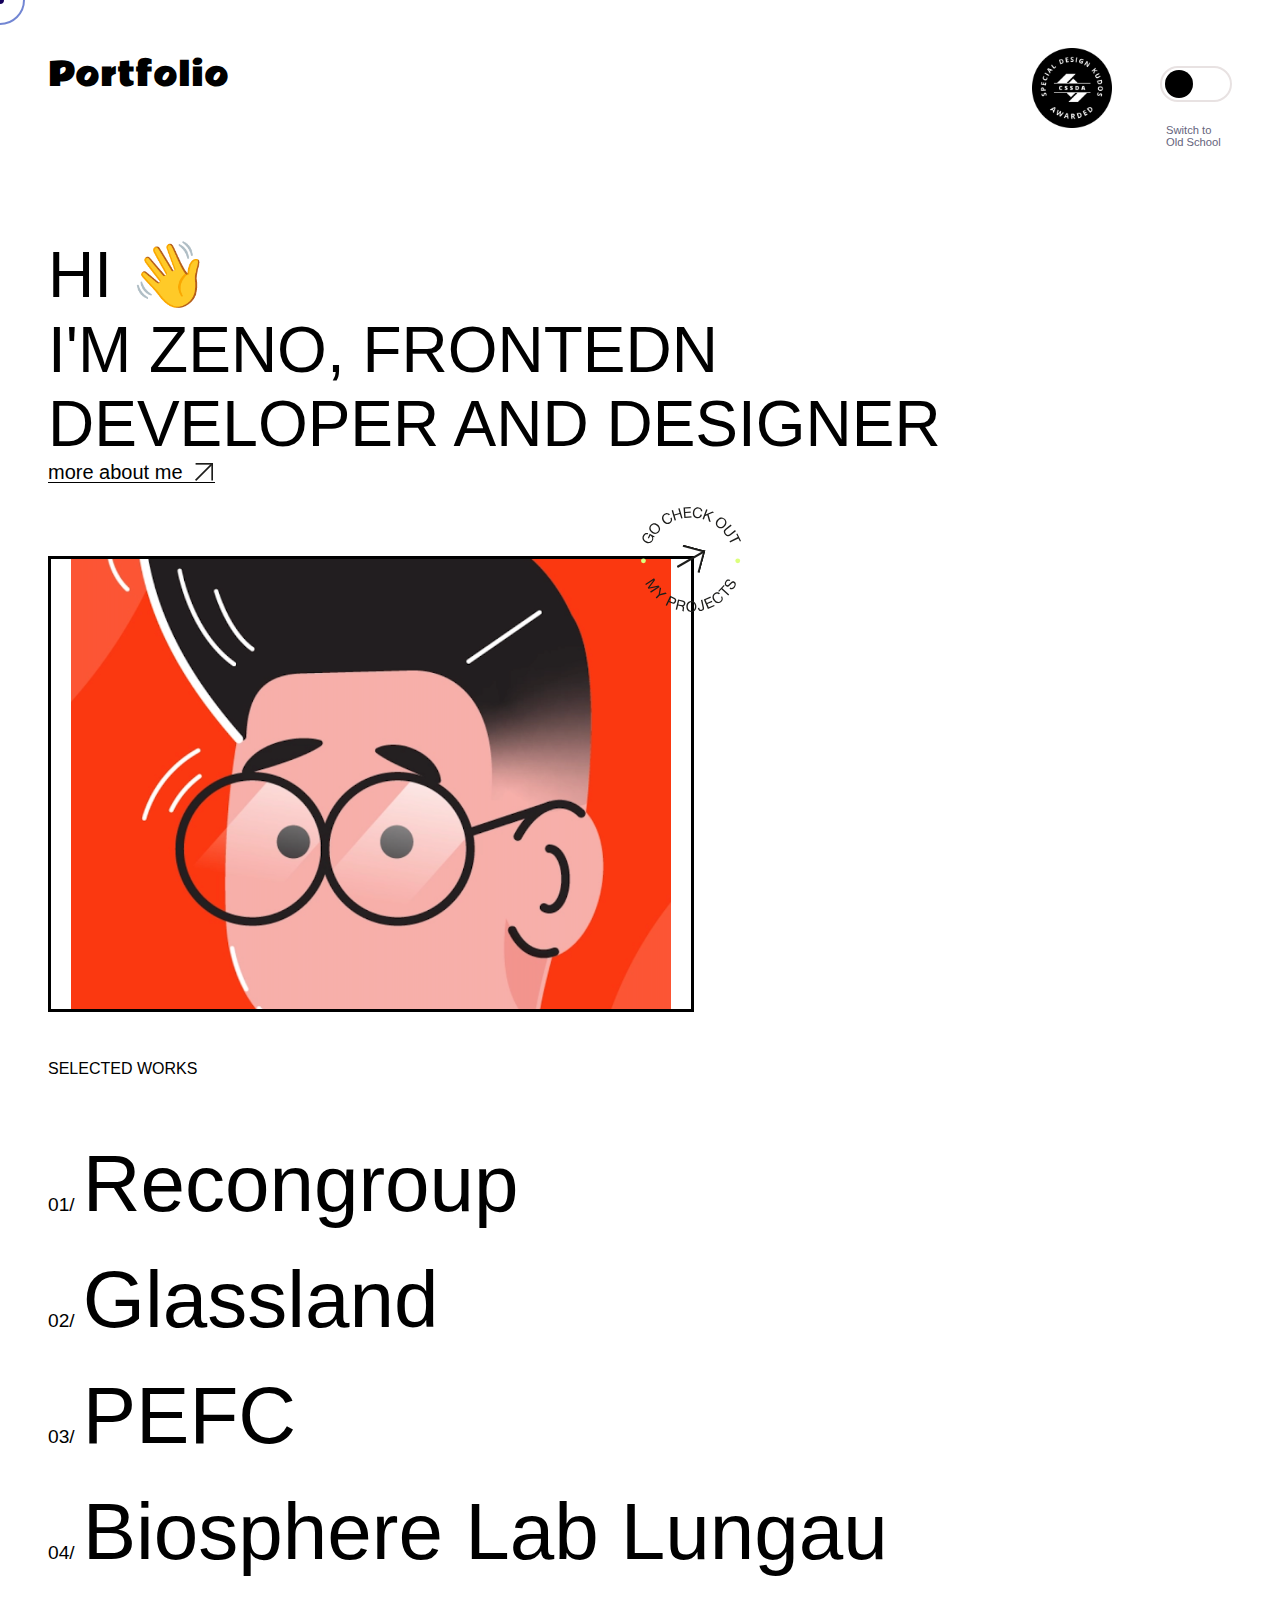
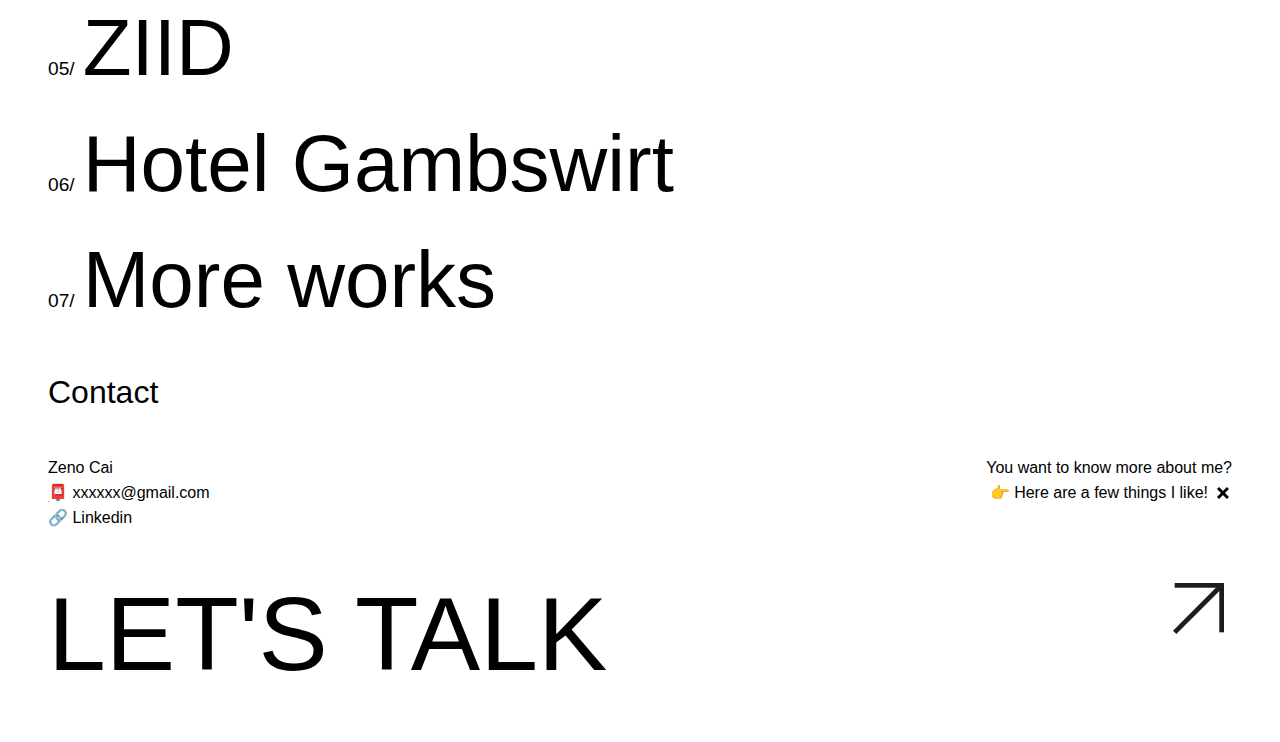
<file: index.html>
<!DOCTYPE html>
<html lang="en">
<head>
	<meta charset="UTF-8">
	<meta http-equiv="X-UA-Compatible" content="IE=edge">
	<meta name="viewport" content="width=device-width, initial-scale=1.0">
	<title>Portfolio</title>
	<!-- meta 信息 -->
	<meta name="description" content="这是一个简单的个人作品集">

	<!-- favicon 小图标 -->
	<link rel="shortcut icon" href="/src/favicon/favicon.ico">

	<link rel="stylesheet" href="src/components/Cursor/cursor.css">
	<link rel="stylesheet" href="src/views/indexView.css">
	<link rel="stylesheet" href="src/views/Loading/loadingPage.css">
	<link rel="stylesheet" href="src/views/PartOne/headerAction.css">
	<link rel="stylesheet" href="src/views/PartOne/bigTitle.css">
	<link rel="stylesheet" href="src/views/PartOne/imgBox.css">
	<link rel="stylesheet" href="src/views/PartTwo/selectedWork.css">
	<link rel="stylesheet" href="src/views/PartThree/Contact.css">
	<link rel="stylesheet" href="src/theme/oldSchool.css">
	<link rel="stylesheet" href="src/libs/AnimateCSS/animate.min.css">
</head>
<!-- 🔥🔥根元素只要添加上 .old-school 这个就能切换主题！ -->
<body>
<!-- <body class="old-school"> -->

	<!-- 要渲染的根组件 -->
	<div id="app"></div>
	
	<!-- 鼠标小圆点 -->
	<div class="mouse-point"></div>
	
	<!-- 记得写 resize -->
	<canvas id="myCanvas" resize></canvas>



	<script src="src/libs/JQuery/jquery-3.6.3.min.js"></script>
	<script src="src/libs/Paper/paper-full.min.js"></script>
	<!-- <script src="./libs/GSAP/gsap.min.js"></script> -->
	<!-- <script src="./libs/GSAP/src/gsap-core.js"></script> -->
	<script src="src/main.js" type="module"></script>
</body>
</html>
</file>
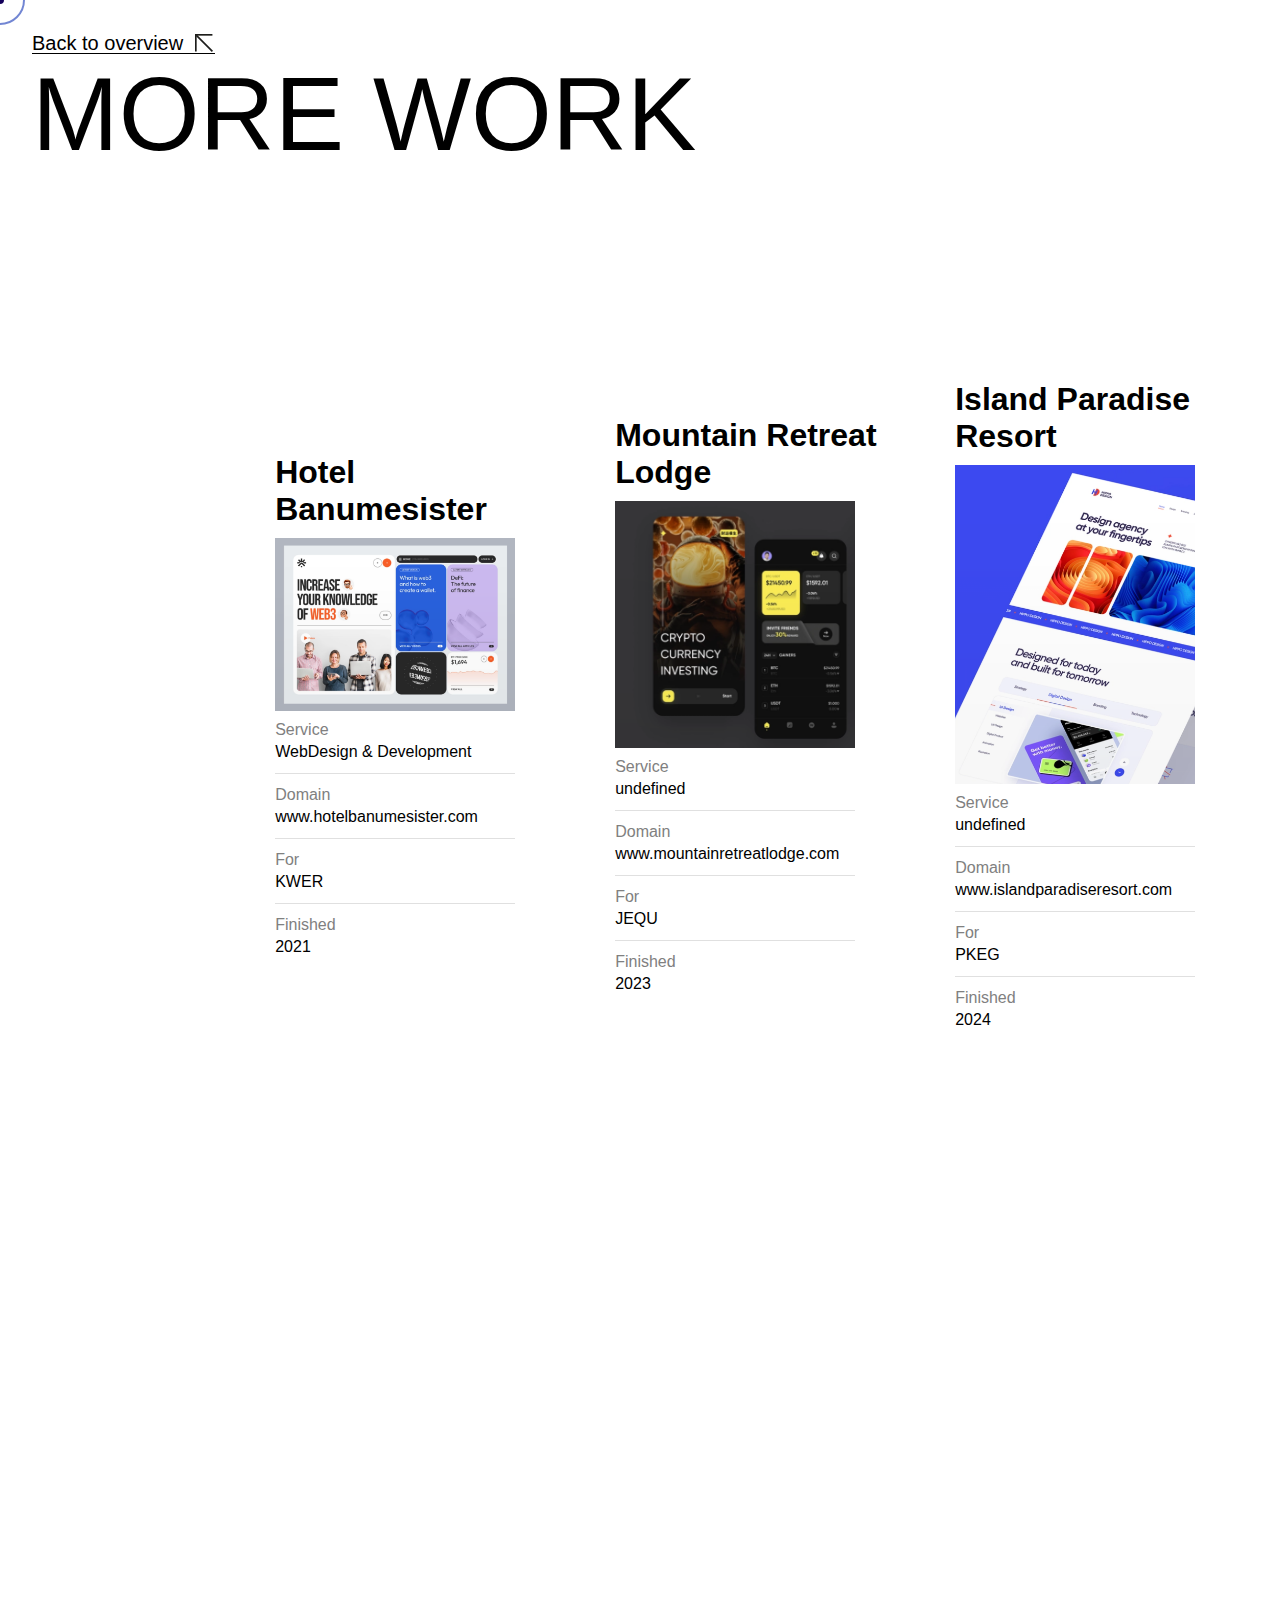
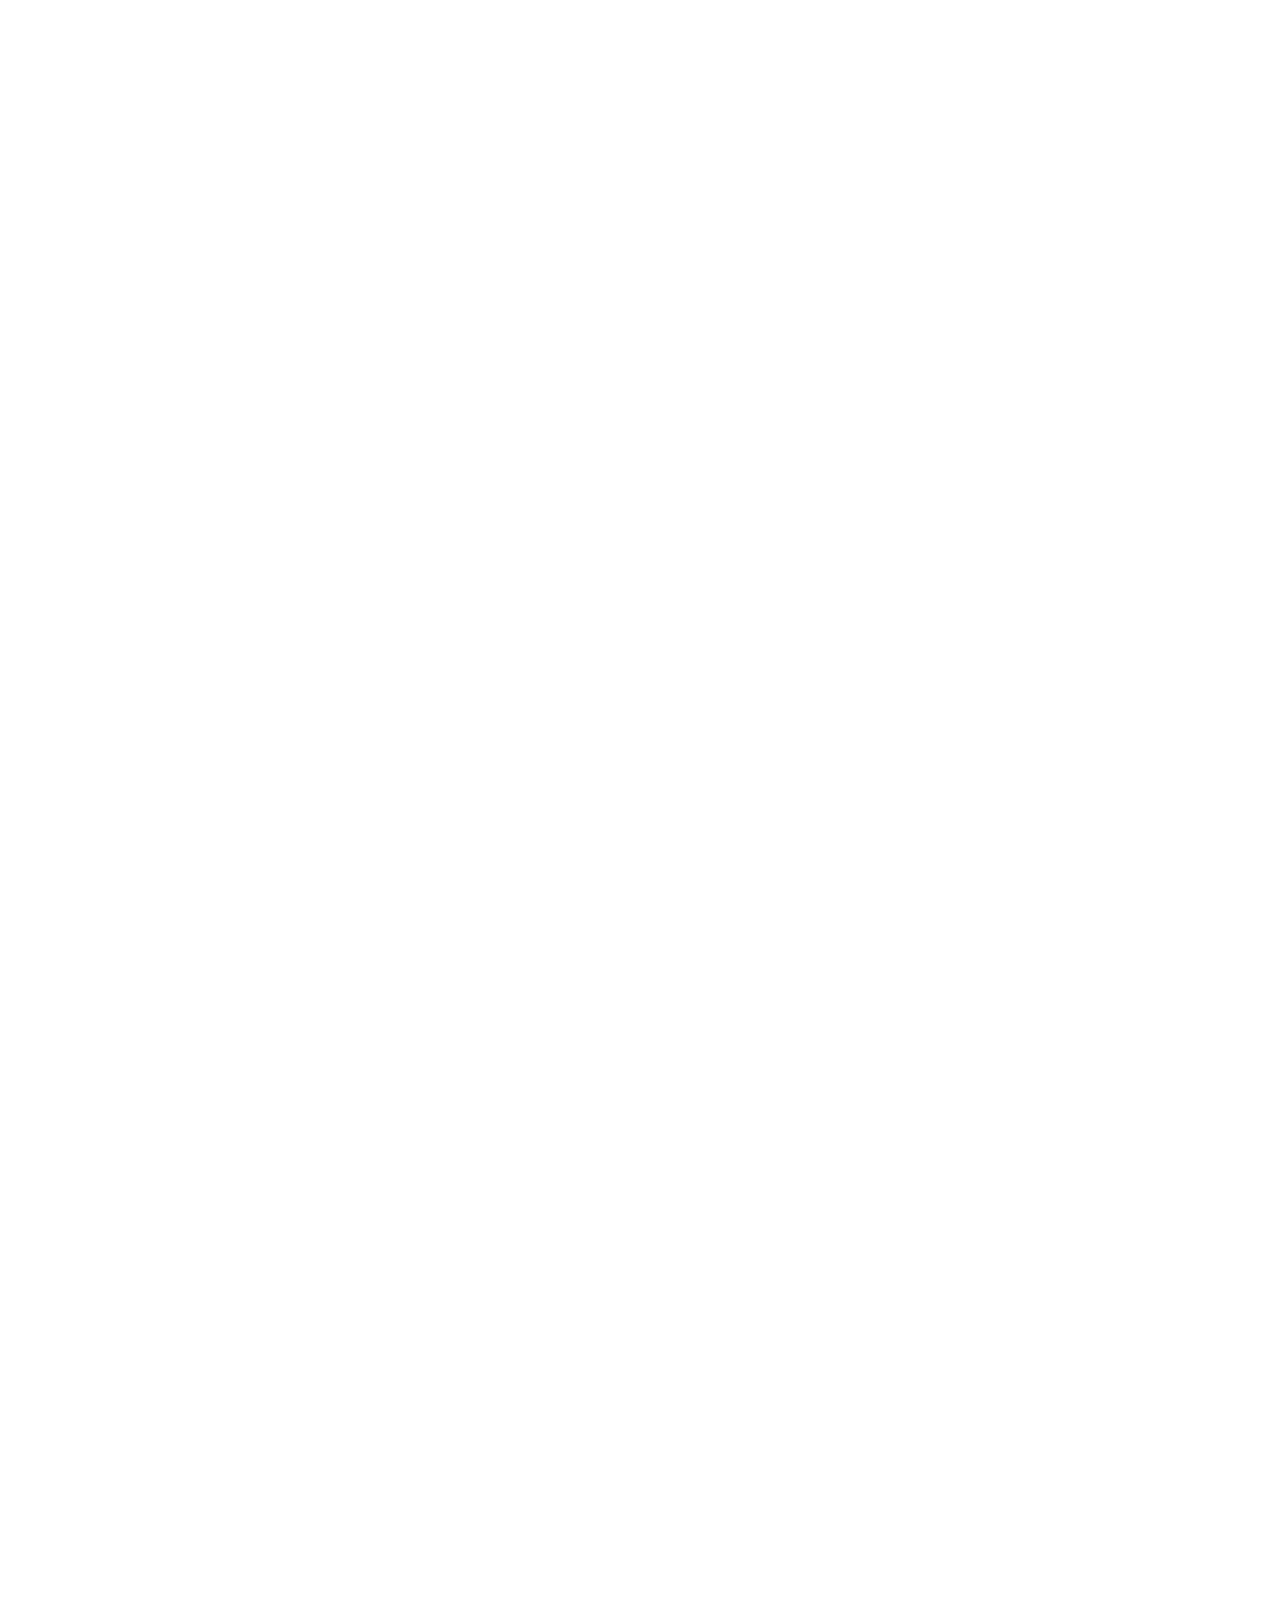
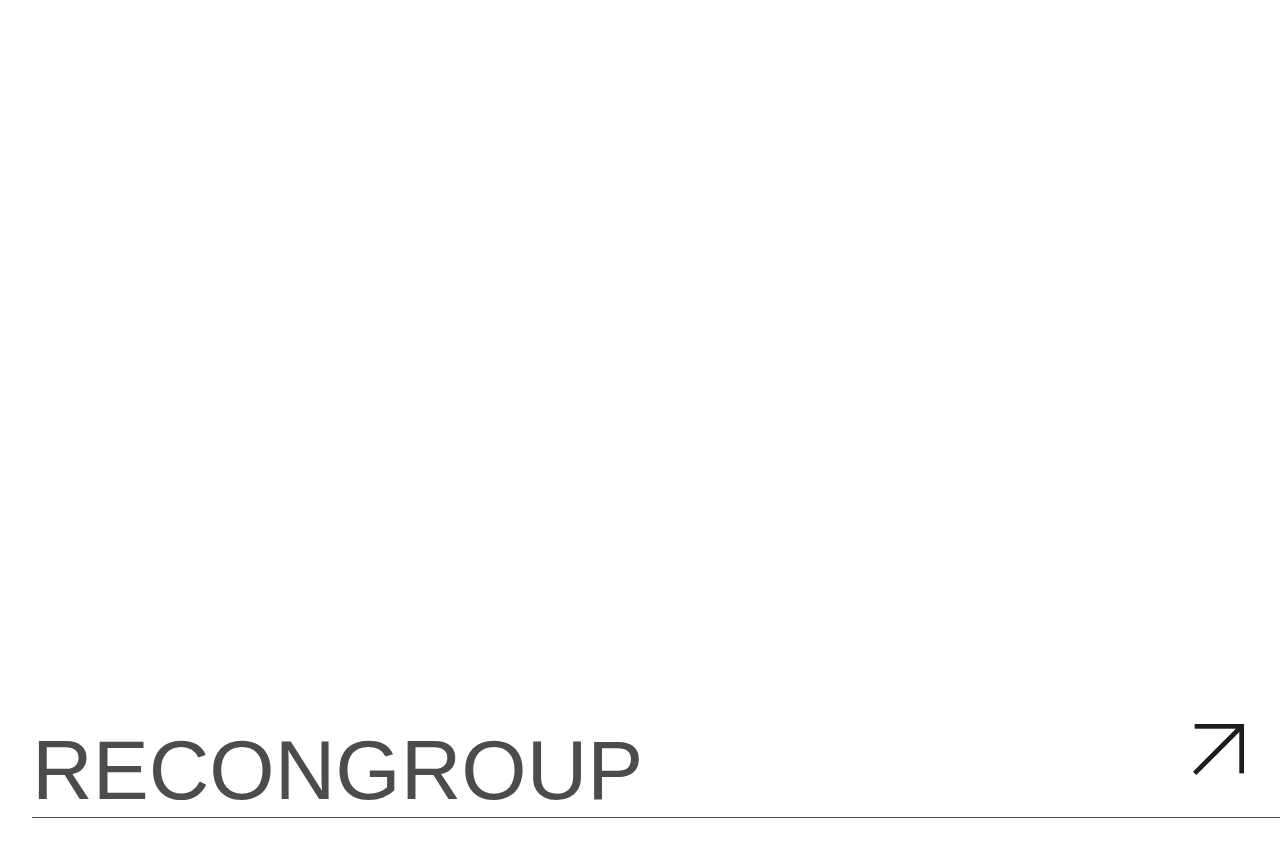
<file: src/page/moreWork/index.html>
<!DOCTYPE html>
<html lang="en">
<head>
	<meta charset="UTF-8">
	<meta http-equiv="X-UA-Compatible" content="IE=edge">
	<meta name="viewport" content="width=device-width, initial-scale=1.0">
	<title>moreWork</title>
	<link rel="stylesheet" href="../../components/Cursor/cursor.css">
	<link rel="stylesheet" href="../../theme/oldSchool.css">
	<link rel="stylesheet" href="./indexMoreWork.css">
	<link rel="stylesheet" href="./View/header/header.css">
	<link rel="stylesheet" href="./View/scrollContent/scrollContent.css">
	<link rel="stylesheet" href="./View/footer/footer.css">
</head>
<body>
	<!-- 要渲染的根组件 -->
	<div id="moreWork"></div>

	<!-- 鼠标小圆点 -->
	<div class="mouse-point"></div>
	
	<!-- 记得写 resize -->
	<canvas id="myCanvas" resize></canvas>

	
	<script src="../../libs/JQuery/jquery-3.6.3.min.js"></script>
	<script src="../../libs/Paper/paper-full.min.js"></script>
	<!-- <script src="../../libs/GSAP/gsap.min.js"></script> -->
	<!-- <script src="../../libs/GSAP/ScrollTrigger.min.js"></script> -->
	<script src="./moreWorkMain.js" type="module"></script>
</body>
</html>
</file>
<file: src/components/Cursor/cursor.css>
html, body {
	margin: 0;
	padding: 0;
	cursor: none;
	/* 定义全局颜色变量 */
	--color-T: #b1d372;
	--color-B: #7286D3;
}

/* a 标签的样式 */
a {
	color: black;
	text-decoration: none;
}

/* 内容与结构 */
body {
	font-family: "Helvetica Neue", Helvetica, Arial, sans-serif;
}



/* Canvas 鼠标样式相关 -------------------------------------------------- */
.mouse-point {
	width: 8px;
	height: 8px;
	border-radius: 50%;
	background: #13005A;
	position: fixed;
	top: 0;
	left: 0;
	z-index: 101;
	pointer-events: none; //🔥🔥🔥禁用上层 canvas 的事件!! 让小圆点的鼠标事件影响到下面的元素！！
}

#myCanvas {
	height: 100%;
	width: 100%;
	/* border: 10px solid #000; */
	box-sizing: border-box;
	position: fixed;  /*🔥因为 fixed 之后就脱离了文档流，就能直接覆盖整个页面了*/
	top: 0;
	left: 0;
	z-index: 100;
	pointer-events: none; //🔥🔥🔥禁用上层 canvas 的事件!! 让小圆点的鼠标事件影响到下面的元素！！
}

.container {
	/* border: 1px solid red; */
	padding: 20px;
}

/* 鼠标⭕️圆圈放大效果 _________ */
/* 🔥🔥🔥同时具备两个类才生效！ 移入 circleBadgeNormal 后再添加这个 class！！*/
.mouse-point.bigdot {
	height: 28px;
	width: 28px;
	background-color: #7286D3;
	transition: width 0.3s, height 0.3s; /* 宽高的过渡动画 */
}

/* 上下信息 */
.info-header {
	display: flex;
	flex-direction: column;
	gap: 100px; /* 子组件还会覆盖这个值！ */
}

.info-header-nav {
	display: flex;
	justify-content: space-between;
}

.info-header-nav-badge {
	display: flex;
	gap: 12px;
}

.info-header-text {
	display: flex;
	flex-direction: column;
}

.info-header-imgs {
	position: relative;
	/* border: 1px solid green; */
	width: fit-content;
}

.info-header-imgs-img {
	width: 300px;
	height: 300px;
	background-color: lightgray;
}

.info-header-imgs-rotate {
	position: absolute;
	top: 0;
	right: 0;
}

/* Portfolio */
.info-header-nav-title {
	font-size: 2rem;
	font-weight: 200;
}

/* 徽章 badge */
.info-header-nav-badge-box {
	position: relative;
	right: 0
}

.info-header-nav-badge-box > img {
	width: 80px;
}

.circleBadgeNormal {
	position: absolute;
	right: 0;
	top: 0;
}

.circleBadgeHover {
	position: absolute;
	right: 0;
	top: 0;
	opacity: 0;
	transition: opacity 0.3s;
}

.circleBadgeHover:hover {
	opacity: 1;
}



/* ⚡️媒体查询, 在支持 hover 的设备上才生效 */
@media (hover: none) {
	canvas, .mouse-point, .info-header-nav-badge-box { /* , 可以选择多个类 */
		display: none;
	}
}
</file>
<file: src/views/indexView.css>
.container {
	/* border: 1px solid red; */
	padding: 20px;
	display: flex;
	flex-direction: column;
	justify-content: center;
	align-items: space-between;
	padding: 48px;
	gap: 48px;
}

/* 上下信息 */
.info-header {
	display: flex;
	flex-direction: column;
	gap: 72px
}

/* 🔥渐入效果(结合观察器来显示元素） */
.init-Ref {
	opacity: 1;
	transition: transform 0.35s cubic-bezier(.77, 0, .175, 1) 1.5s;
}

.init-show {
	opacity: 1;
	transition: transform 0.35s cubic-bezier(.77, 0, .175, 1) 1.5s;
}

/* 🔥🔥鼠标划出的选区的样式 */
::selection {
	background-color: #b3ff76;
	color: #006581;
}
</file>
<file: src/views/Loading/loadingPage.css>
.loading-block {
	position: fixed;
	top: 0;
	left: 0;
	width: 100%;
	height: 100%;
	transition: transform 0.35s cubic-bezier(.77, 0, .175, 1) 1.5s;
}

.upperOne {
	background: white;
	z-index: 202;
	display: flex;
	font-size: 4rem;
	font-weight: 100;
	justify-content: center;
	align-items: center;
	transition-delay: 1.5s;
}

.mediumOne {
	background: var(--color-T);
	color: white;
	z-index: 201;
	display: flex;
	font-size: 4rem;
	font-weight: 100;
	justify-content: center;
	align-items: center;
	transition-delay: 1.7s;
}

.downOne {
	background: var(--color-B);
	z-index: 200;
	transition-delay: 1.8s;
}

/* 🔥🔥加上这个类名后,就会完成页面的加载动画！ */
.loading-block-move {
	transform: translateY(-100%);
}
</file>
<file: src/views/PartOne/headerAction.css>
/* 添加字体 (他人电脑会先寻找代码包、然后找他人电脑的本地字体、最后去用系统字体)*/
@font-face {
	font-family: 'RammettoOne';
	src: url('../../font/RammettoOne-Regular.ttf');
}

.info-header-nav {
	display: flex;
	justify-content: space-between;
}

.info-header {
	/* border: 1px solid red; */
}


/* 右上角一块信息 */
.info-header-nav-badge {
	position: relative;
	display: flex;
	gap: 48px;
	/* border: 1px solid red; */
}

.info-header-text {
	display: flex;
	flex-direction: column;
}


/* Portfolio */
.info-header-nav-title-box {
	display: flex;
	font-size: 2rem;
	font-weight: 200;
}

.info-header-nav-title {
	font-family: 'RammettoOne';
	/* font-size: 2rem;
	font-weight: 200; */
}



/* 徽章 badge */
.info-header-nav-badge-box {
	position: relative;
	right: 0
}

.info-header-nav-badge-box > img {
	width: 80px;
}

.circleBadgeNormal {
	position: absolute;
	right: 0;
	top: 0;
}

.circleBadgeHover {
	position: absolute;
	right: 0;
	top: 0;
	opacity: 0;
	transition: opacity 0.3s;
	/* z-index: 102; */
}

.circleBadgeHover:hover {
	opacity: 1;
}


/* switch + info */
.info-header-switch-container {
	display: flex;
	flex-direction: column;
	gap: 4px;
}




/* 🔥🔥🔥 用 input 造 switch ! 利用 label 元素的特点！！*/
.checkBoxSwitch {
	height: 0;
	width: 0;
	opacity: 0;
	/* position: absolute; */
}

.switch-bar {
	width: 68px;
	height: 32px;
	border-radius: 20px;
	border: 2px solid #E8E2E2;
	position: relative;
	/* background-color: blue; */
}

.switch-bar::before { /*🔥🔥🔥【伪元素】, 不用单独写个 div！ */
	content: "";
	height: 28px;
	width: 28px;
	background-color: black;
	position: absolute;
	border-radius: 50%;
	top: 2px;
	left: 3px;
	z-index: 100;
	transition: transform 0.3s ease, background-color 0.3s ease;
	background-image: url('../../imgs/star.svg'); /*🌟星星 icon*/
}

/*🔥🔥🔥当 【checkBox 是 checked 状态】时, 去【寻找相邻的兄弟元素（不是子元素）】!而【伪类】是寄生在兄弟元素上的！也能找到！！*/
.checkBoxSwitch:checked  + .switch-bar::before  { /*🔥🔥🔥改变的是 【相邻的元素】的伪元素！ */
	transform: translate(34px) !important;
	background-color: transparent; /*🔥🔥相当于把⭕️变透明*/
	background-repeat: no-repeat; /*🔥🔥🔥不重复 */
	background-size: contain; /*🔥刚好放置在容器内*/
	/* background-image: url('../imgs/star.svg') */
}

/*🔥 Label 用法示意*/
.checkBoxSwitch:checked  + .switch-bar {
	/* background-color: red; //🔥🔥🔥当 checkBox 是 checked 状态时, ⚡️⚡️利用 label 内的兄弟选择器！点击 switchDot */
} 





/* switch 下边的文字 */
.info-header-nav-badge-switch-info {
	display: flex;
	flex-direction: column;
	font-size: 0.7rem;
	align-items: center;
	justify-content: center;
	height: 60px;
	color: #65647C;
	text-align: top;
	/* border: 1px solid red; */
}

.info-header-nav-badge-switch-info > span{
	width: 60px;
	position: absolute;
	text-align: left;
}

.switch-to-new {
	visibility: hidden;/*🔥🔥隐藏元素*/
}


/* 媒体查询响应式 (🔥部分覆盖而非完全覆盖！) */
/* 
	逻辑分辨率，系统可以以多少分辨率的像素来渲染
	物理分辨率 PPI 

	320px ~ 480px : 移动设备
	480px ~ 768px : ipad、平板电脑
	768px ~ 1024px : 小屏电脑、笔记本电脑
	1024px ~ 1280px : 大屏电脑、台式机
	1280px 以上 : 超大屏电脑、电视
 */
@media (min-width: 200px) and (max-width: 900px) { /* max-width 是小于 900px 就怎么样, min-width 900px 是大于 900 就怎么样 */
	.info-header-nav-badge-box > img {
		width: 68px;
	}

	.info-header-nav-badge-switch {
		height: 40px;
	}

	.switch-bar {
		width: 60px;
		heightL 28px;
	}

	.checkBoxSwitch:checked  + .switch-bar::before  { /*🔥🔥🔥改变的是 【相邻的元素】的伪元素！ */
		transform: translate(26px) !important;
	}

	.info-header-nav-badge-switch-info {
		font-zize: 0.5rem;
		scale: 0.8;
		margin-top: 4px;
		text-align: top;
	}
}


@media (min-width: 900px) {
	.left-work-titles-info {
		font-size: 5rem !important;
	}

	.font-info-talk {
		font-size: 6.5rem !important;
	}
}
</file>
<file: src/views/PartOne/bigTitle.css>
.info-header-detail {
	/* font-size: 5rem; */ /* rem 就是相对于根元素字体大小的 5 倍, 一般是 16px, 所以 5rem = 5 X 16px = 80px */
	font-size: 5vw;  /* 把视口分为 100 份, 每个字占据 5 分的宽度 */
	font-weight: 200;
	display: flex;
	flex-direction: column;
}

/* 🌟 小标题*/
.info-header-more {
	font-size: 1.25rem;
	font-weight: 200;
	position: relative;
	width: fit-content;/* 🔥适应内容的宽度！！ */
	padding-right: 32px; /*🔥把容器撑宽, 相当于把底部的下划线也撑宽了！！*/
	overflow-x: hidden;
	/* border: 1px solid red; */
}

/* 🔥小标题的下划线 */
.info-header-more::before {
	content: " ";/*先加个空字符！*/
	width: 100%;
	height: 1px;
	background-color: black;
	position: absolute;
	bottom: 1px;
	transition: transform 0.3s ease-in-out;
}


/* 🔥小标题的 hover 效果 */
.info-header-more:hover::before {
	transform: translateX(100%); /*⚡️⚡️⚡️小元素移走！*/
}


/* 🔥右侧的小 icon */
.info-header-more::after {
	content: " ";/*先加个空字符！*/
	width: 18px;
	height: 18px;
	background-image: url('../../imgs/arrow.svg');
	position: absolute;
	background-repeat: no-repeat;
	transform: translate(12px, 2px) ;
}
</file>
<file: src/views/PartOne/imgBox.css>
.info-header-imgs {
	position: relative;
	border: 3px solid #000000;
	width: fit-content;
}

/* 🔥用上层的盒子控制内部图片的显示范围 */
.info-header-imgs-box {
	width: 50vw;
	height: 50vh;
	overflow: hidden; /* ⚡️图片裁切 */
	position: relative; /* ⚡️图片裁切 */
	display: flex;
	justify-content: center;
	align-items: start;
}

.show-avatar {
	opacity: 1;
	z-index: 2;
	transition: opacity 0.8s ease;
}

/* 🔥🔥🔥在父元素是 hover 状态时, 去改变子元素的样式 */
.info-header-imgs-box:hover > .show-avatar {/* 🔥🔥 '>' 用于选择直接子元素 */
	opacity: 0;
}

.info-header-imgs-box > img {
	position: absolute; /* ⚡️图片裁切 */
	width: 600px;
	transform: translateY(-120px);
}

.info-header-imgs-rotate {
	position: absolute;
	top: 0;
	right: 0;
}




/* 旋转的元素 */
.info-header-imgs-rotate {
	width: 100px;
	height: 100px;
	position: absolute; /* ⚡️让子元素叠加在父元素的中心 */
	display: flex; /* ⚡️让子元素叠加在父元素的中心 */
	justify-content: center; /* ⚡️让子元素叠加在父元素的中心 */
	align-items: center; /* ⚡️让子元素叠加在父元素的中心 */
	top: 0;
	right: 0;
	z-index: 2;
	transform: translate(50%, -50%);
}

.info-header-imgs-rotate > img {
	position: absolute; /* ⚡️让子元素叠加在父元素的中心 */
}

.arrow-icon {
	width: 24px;
	height: 24px;
	transform: rotate(15deg);
}

.circle-text {
	animation: circleTextAnim 20s infinite linear;/* 🔥🔥🔥添加帧动画 */
}

.circle-text:hover { /* ⚡️鼠标移入就暂停旋转 */
	animation-play-state: paused;
}

/* 帧动画 */
@keyframes circleTextAnim {
	from {
		transform: rotate(0deg);
	}
	to {
		transform: rotate(360deg);
	}
}
</file>
<file: src/views/PartTwo/selectedWork.css>
/* Selected Work 标题 —————————————————————————————————————— */
.selected-works {
	width: 100%;
	display: flex;
	flex-direction: column;
	gap: 60px;
	/* border: 1px solid red; */
}


/* 目录(🔥用伪元素实现目录的继承！） */
.works-text-container {
	font-weight: 200;
	display: flex;
	flex-direction: column;
	gap: 24px;
	/* overflow-x: hidden; */
}

.all-work {
	counter-increment: workNum; /*  🔥🔥计数器, 类似变量！ 这个变量要放在所有目录都有的 class 的那个元素身上！！结合下边 content 统一来统计数量！！*/
	position: relative;
	display: flex; /* 🔥🔥🔥为了避免 hover 到标题后无法移动 span 行内元素, 需要给父元素添加个 flex 布局*/
	/* border: 1px solid red; */ 
}

.all-work-text-box {
	width: 100%;
	overflow: hidden;
	display: flex; /* 🔥🔥🔥 把父元素改成 flex ！ 结合下边的 span absolute ！！才能给行内元素设置 width！！ */
	position: relative; /* 🔥🔥🔥 把父元素 加上 relative ！ 结合下边的 span absolute ！！才能给行内元素设置 width！！ */
}


/* 左侧标题 */
.left-work-titles-info {
	font-size: 7vw;
	max-height: 
	font-weight: 200;
	transition: opacity 0.3s ease;
	z-index: 5; 
}

.left-work-titles-info::before {
	content: "0" counter(workNum)"/"; /* 🔥🔥需要为字符串！结合上边的 counter-increment 变量！ */
	font-size: 1.2rem;
	font-weight: 100;
	margin-right: 8px;
}


.left-work-titles-info:hover { 
	opacity: 0;
}




/* 🔥🔥 跑马灯文字 —————————————————————————————————————— */
.text-move { /* ⚡️⚡️⚡️⚡️⚡️⚡️ span 是行内元素, 不能设置宽跟高！但是由于【父级】设置为了【flex】, 所以它能生效！！ */
	min-width: 100%; /* 🔥🔥🔥要移动的元素的最小宽度 = 父级宽度!! */
	width: fit-content; /* 🔥🔥🔥要移动的元素的宽度【适配内容的宽度】!! */
	font-size: 7vw;
	position: absolute; /* 🔥🔥🔥绝对定位才能跟随鼠标, 同时把父元素改成 flex ！ */
	right: 0;
	white-space: nowrap;/* 禁止换行 */
	transform: translateX(100%);
	animation: textMoving 3s infinite linear;
	animation-play-state: paused; /*  🔥默认不播放动画！ */
	opacity: 0; /* ⚡️跑马灯原先的文字 */
	transition: opacity 0.2s;
	pointer-events: none; /* 🔥🔥禁用事件, 避免影响 hover 时出现图片的效果！ */
	/* background: black; */
}


 /* 🔥 hover 目录时, 跑马灯文字进行位移, 兄弟选择器(🌟🌟 + 的话需要在 html 结构上是相邻的兄弟才能选择得到!! ~ 的话就能选到所有兄弟！！！） */
.left-work-titles-info:hover ~ .text-move {
	animation-play-state: running; /* 🔥 hover 就播放动画！ */
	opacity: 0.2;
}


/* 🔥🔥🔥 因为需要让跑马灯文字去循环动！ —————————————————————————————————————— */
@keyframes textMoving {
	from {
		transform: translateX(100%);
	}
	to {
		transform: translateX(-100%);
	}
}



/* 🌟圆形图片 */
.circle-img-container {
	width: 15vw;
	height: 15vw;
	max-width: 120px;
	max-height: 120px;
	border-radius: 100%;
	overflow: hidden;
	position: absolute;/* 🔥绝对定位才能跟随鼠标, 控制父元素 */
	opacity: 0;
	left: 0;
	/* top: -16px; */
	pointer-events: none; /* 🔥🔥禁用事件, 避免影响 hover 时出现图片的效果！ */
	z-index: 10;
}

.circle-img-container > img {
	width: 160%; /* 🔥放大图片 */
}

/* 媒体查询 */

@media (min-width: 900px) {
	.text-move {
		font-size: 5rem !important;
	}
}
</file>
<file: src/views/PartThree/Contact.css>
.footer {
	width: 100%;
	display: flex;
	flex-direction: column;
	gap: 48px;
	/* border: 1px solid red; */
}

.footer-title {
	font-size: 2rem;
	font-weight: 100;	
}

.footer-info {
	width: 100%;
	display: flex;
	justofy-content: space-between;
	/* border: 1px solid red; */
}

.footer-info-left {
	width: 100%;
	display: flex;
	gap:6px;
	flex-direction: column;
}

/* 选择第 2、3 个子元素 */
.footer-info-left > :nth-child(2), /* 跟 > : 之间要有空格！ */
.footer-info-left > :nth-child(3) {
	position: relative;
	width: fit-content; /* 🔥 宽度 = 内容宽度 */
	overflow-x: hidden; /* 🔥是在上一层去隐藏！ */
}

/* 给第 2、3 个子元素底部加条线 */
.footer-info-left > :nth-child(2)::before,
.footer-info-left > :nth-child(3)::before {
	content: '';
	height: 2px;
	width: 100%;
	background-color: black;
	position: absolute;
	bottom: -1px;
	transform: translateX(-100%);/* 先移出去, hover 再移进来 */
	transition: transform 0.3s ease;
}

/* 第 2、3 个子元素的 hover 效果 */
.footer-info-left > :nth-child(2):hover::before, /* 🔥hover 放前面, 表示 XX 元素被悬浮时，它的伪元素会怎么样 */
.footer-info-left > :nth-child(3):hover::before {
	transform: translateX(0);/* 先移出去, hover 再移进来 */
}

.footer-info-right {
	width: 100%;
	display: flex;
	flex-direction: column;
	gap:6px;
	align-items: flex-end;
	position: relative;
}

.footer-info-right-box {
	display: flex;
	gap: 8px;
	align-items: center;
}

.footer-info-right-box :first-child {  /* 跟 : 之间要有空格！ */
	font-weight: 500;
}


.footer-info-right-icon {
	display: inline;
	width: 16px;
	height: 16px;
	background-image: url('../../imgs/close.svg');
	background-repeat: no-repeat; /* 不重复 */
}

/* 切换 icon, 点击后通过 JS 给这个容器加多一个 .ticked 类！! */
.ticked .footer-info-right-icon { /* ⚡️⚡️表示父节点有 .ticked 类, 子节点有 .footer-info-right-icon 类！！ */
	background-image: url('../../imgs/play.svg');
	box-sizing: border-box; /* 🔥盒模型, 可以把图标强行缩小一点 */
	background-clip: content-box; /* 🔥 让 icon 只显示在内容 box 区域内, 可以把图标强行缩小一点 */
	padding: 2px; /* 🔥缩小 icon！！ */
	/* 👇背景图起作用的范围: */
	/* 
		box-sizing 和 background-clip 都是 CSS 盒模型的属性。

		
		box-sizing 属性用来控制盒模型的计算方式，可以有以下两个值：
				content-box：默认值，指定元素的宽度和高度不包括边框和内边距，只包括内容。
				border-box：指定元素的宽度和高度包括边框和内边距，不包括外边距。


		background-clip 属性用来控制元素的背景图片裁剪方式，可以有以下三个值：
				border-box：默认值，背景会延伸到边框外部。
				padding-box：背景会延伸到内边距区域，但不包括边框。
				content-box：背景会被裁剪在内容区域内，不包括边框和内边距。
	*/
}


video {
	position: absolute;
	top: 0;
	transform: translateY(-104%);/* 👈根据自身的高度向上移动 100% */
	width: 300px;
	/* visibility:none;  display:none; 会影响性能，会重绘！！因为是物理上的消失！ */
	/* visibility: hidden; hidden 后相当于没这个元素了, 就不会有热区！！如果用 opacity 的话父级的热区就包括它！！但是 visibility 就没有过渡期效果, 非要用 opacity 的话就需要加个 point-event: none;! */
	opacity: 0;
	point-event: none;
	transition: opacity 0.2s ease-in;
}

/* hover 后显示视频 */
.footer-info-right-box:hover ~ video {
	/* visibility: visible !important; */
	opacity: 1 !important;
}

.font-info-talk {
	display: flex;
	font-size: 10vw;
	font-weight: 100;
	text-transform: uppercase;
	position: relative;
	overflow-x: hidden;
	/* width: fit-content; */
}

/* 右侧大箭头 */
.font-info-talk::after {
	content: '';
	height:4vw;
	width: 4vw;
	max-width: 80px;
	max-height: 80px;
	background-image: url('../../imgs/arrow.svg'); /* 🔥这里的路径是相对于 index.html 的路径！！因为最终是通过模板字符串渲染出来的！ */
	background-repeat: no-repeat;
	position: absolute;
	top: 0;
	right: 0;
	transform: translate(-8px, 8px);
	transition: transform 0.35s ease-in;
}

/* Let's Talk 大标题底部的线 */
.font-info-talk::before {
	content: '';
	height: 2px;
	width: 100%;
	position: absolute;
	background-color: black;
	bottom: 8px;
	transform: translateX(-100%);/* 先移出去, hover 再移进来 */
	transition: transform 0.35s ease-in;
}

/* 大标题线的移动 */
.font-info-talk:hover::before {
	transform: translateX(0);/* 先移出去, hover 再移进来 */
}

/* 右侧箭头的移动 */
.font-info-talk:hover::after {
	transform: translate(0px, 0px);
}


/* 媒体查询 */
@media (max-width: 730px) {
	.footer-info {
		flex-direction: column;
		gap: 24px;
	}

	.footer-info-right {
		align-items: flex-start !important;
	}
}
</file>
<file: src/theme/oldSchool.css>
/* 🔥🔥🔥在点击事件后, 【统一把 .old-school 这个类】加在 body 标签上, 🔥🔥🔥然后通过后【代选择器】去修改样式！ */
.old-school {
	background-image: linear-gradient(120deg, #e0c3fc 0%, #8ec5fc 100%);
}


/* 🔥标题 Protfolio */
.old-school .info-header-nav-title-box { /* 🔥🔥后代选择器 */
	font-family: 'Impact';
	background: linear-gradient(120deg, #5400a2 0%, #ff2492 100%);
	background-clip: text;/* 🔥🔥🔥🔥只让文字进行剪切!!! (部分浏览器会生效） */
	-webkit-background-clip: text; /* 🔥🔥🔥只让文字进行剪切!!! (Chrome 内会生效） */
	color: transparent; /* 🔥让文字变透明 */
	transform: scale(0.9, 1.65) rotate(-3deg) skewY(-3deg) translateY(28px) translateZ(0);
}

/* 【box 的伪元素】字体底部投影！！ */
.old-school .info-header-nav-title-box::after {
	content: 'Protfolio';
	position: absolute;
	top: 0.2px;
	left: 3px;
	text-shadow: 0.01em 0.06em #ffffff;
	z-index: -2;
}

/* 🔥【box 的子元素】顶层 Portfolio 颜色 , 是 box 的子元素, 🔥🔥元素的【伪元素】跟元素内部的【子元素】是平级的，可以调整上下层的显示关系！！！ */
.old-school .info-header-nav-title {
	font-family: inherit;
	background: inherit;
	background-clip: inherit;
	-webkit-background-clip: inherit; 
	color: inherit; /* 🔥🔥🔥继承父级！！！ */
	z-index: 10;
}

.old-school .info-header-detail {
	font-family: 'Comic Sans MS';
}

.old-school .info-header-more {
	font-family: 'Comic Sans MS';
}

.old-school .info-header-nav-badge-switch-info {
	font-family: 'Comic Sans MS';
}

.old-school .left-work-titles-info {
	font-family: 'Comic Sans MS';
}

.old-school .footer-title {
	font-family: 'Comic Sans MS';
}

.old-school .footer-info-left {
	font-family: 'Comic Sans MS';
}

.old-school .footer-info-right {
	font-family: 'Comic Sans MS';
}

.old-school .font-info-talk {
	font-family: 'Comic Sans MS';
}


/* 🔥改变鼠标样式 */
.old-school canvas {
	opacity: 0;
}

.old-school .mouse-point {
	width: 30px;
	height: 28px;
	background-image: url('../imgs/cursor.svg');
	background-repeat: no-repeat;
	background-color: transparent;
	background-size: containl;
	top: 10px;
	left: 6px;
	border-radius: 0%;
}

.old-school .mouse-point.bigdot { /* 👈👈空格表示层级关系,  */
	background-image: url('../imgs/cursor-hover.svg');
}
</file>
<file: src/page/moreWork/indexMoreWork.css>
body{
	padding: 2rem;
	/* overflow-x: hidden; */
	transition: background-color 0.3s ease;
}


/* morWork 滚动到最后的效果 */
.dark {
	background-color: black;
}



/* 🔥🔥鼠标划出的选区的样式 */
::selection {
	background-color: #b3ff76;
	color: #006581;
}
</file>
<file: src/page/moreWork/View/header/header.css>
/* 去掉 hover 的手势 */
a {
	cursor: none;
}

/* 整体 */
.back-to {
	position: relative;
	font-size: 1.25rem;
    font-weight: 200;
    width: fit-content;
    padding-right: 32px;
    overflow-x: hidden;
}

/* 线 */
.back-to::before {
	content: " ";
    width: 100%;
    height: 1px;
    background-color: black;
    position: absolute;
    bottom: 1px;
    transition: transform 0.3s ease-in-out;
}

/* 箭头 */
.back-to::after {
	content: " ";
    width: 18px;
    height: 18px;
    background-image: url('../../../../imgs/arrow.svg');
    position: absolute;
    background-repeat: no-repeat;
    transform: translate(12px, 2px);
	transform: scaleX(-1) translate(-12px, 2px);
	transition: transform 0.3s ease-in-out;
}

/* 移动线 */
.back-to:hover::before {
	transform: translateX(-100%);
}

/* 移动箭头 */
.back-to:hover::after {
	transform: scaleX(-1) translate(-8px, 0px);
}


.header-top {
	width: 100%;
	height: 200px;
	font-size: 6.5rem;
}


@media (max-width: 480px) {
	.header-top {
		font-size: 1.55rem;
	}
}
</file>
<file: src/page/moreWork/View/scrollContent/scrollContent.css>
.block{
	height: 100vh;
	flex-shrink: 0; 
	/* border: 1px solid red; */
}

/* 第一部份内容滚动____________________________________________ */

.scroll-content{
	display: flex;
	min-height: 608px;
	/* flex-direction: row; */
	/* border: 2px solid green; */
}

.project-cards-block {
	display: flex;
	/* flex-direction: row; */
	padding-left: 20%;
	align-items: center;
	gap: 100px;
}

.project-card-wrapper {
	width: 240px;
	display: flex;
	flex-direction: column;
  	gap: 10px;
}

/* 标题 */
.project-card-title {
	font-size: 2rem;
  	width: 300px;
	font-weight: 600;
  	/* display: block; */
}

/* 图片 */
.project-card > img {
	width: 200px;
}

/* 内容 */
.project-info-container {
	display: flex;
	flex-direction: column;
  	gap: 12px;
}

.border {
	width: 100%;
	height: 1px;
	background-color: #e0e0e0;
}

.info-row {
	display: flex;
	flex-direction: column;
  	gap: 4px;
}

/* 选择第2个子元素 */
.info-row > :nth-child(1) {
	color: gray;
	font-weight: 100;
}


/* 第二部分内容滚动 _________________________________________ */
.personal-text {
	width: 500px;
	font-weight: 600;
	font-size: 200px;
	line-height: 1;
	text-transform: uppercase;
	padding: 0 80px;
	psoition: relative;
}

.text-one {
	position: absolute;
}

.text-two {
	position: absolute;
}


/* 第三部份内容滚动 */
.photo-card > img{
	width: 800px;
}


@media (max-width: 480px) {
	.header-top {
		height: 80px;
	}

	.scroll-content{
		flex-direction: column;
	}

	.block {
		flex-direction: column;
		height: auto;
	}

	.project-cards-block {
		padding-left: 0px;
	}
	
	.personal-text {
		font-size: 3rem;
		width: 100%;
		padding-right: 0px;
		padding-left: 0px;
	}

	.photo-card > img{
		width: 200px;
	}

	.footer-text {
		font-size: 1.5rem !important;
	}
}
</file>
<file: src/page/moreWork/View/footer/footer.css>
/* 整体 */
.footer-text {
	display: flex;
	position: relative;
	font-size: 5.25rem;
    font-weight: 100;
    width: 100%;
    padding-right: 32px;
    overflow-x: hidden;
	color: #4c4c4c;
}

/* 线 */
.footer-text::before {
	content: " ";
    width: 100%;
    height: 1px;
    background-color: #4c4c4c;
    position: absolute;
    bottom: 1px;
    transition: transform 0.3s ease-in-out;
}

/* 箭头 */
.footer-text::after {
	content: " ";
	height:4vw;
	width: 4vw;
	max-width: 80px;
	max-height: 80px;
    background-image: url('../../../../imgs/arrow.svg');
	background-repeat: no-repeat;
    position: absolute;
	right: 48px;
    background-repeat: no-repeat;
    transform: translate(12px, 2px);
	transform: translate(12px, 2px);
	transition: transform 0.3s ease-in-out;
}

/* 移动线 */
.footer-text:hover::before {
	transform: translateX(-100%);
}

/* 移动箭头 */
.footer-text:hover::after {
	transform: scaleX(-1) translate(-8px, 0px);
}


@media (max-width: 480px) {
	.footer-text {
		padding-right: 0px;
	}

	.part-three {
		width: 100%;
	}

}
</file>
